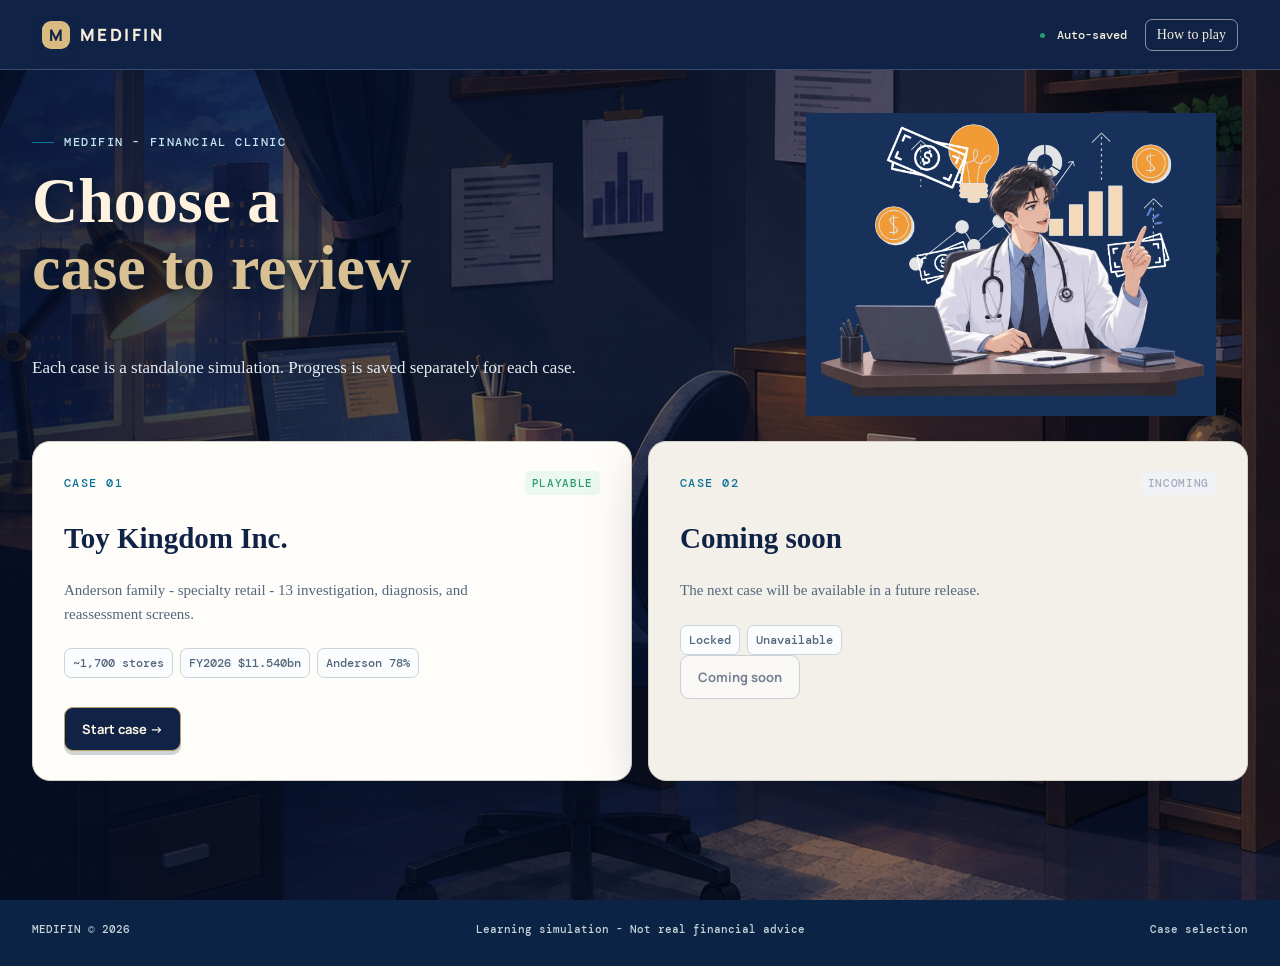
<file: index.html>
<!doctype html>
<html lang="en">
  <head>
    <meta charset="UTF-8" />
    <meta name="viewport" content="width=device-width, initial-scale=1.0" />
    <meta http-equiv="refresh" content="0; url=final.html" />
    <title>MEDIFIN - Financial Clinic</title>
  </head>
  <body>
    <p>Opening MEDIFIN...</p>
    <script>window.location.replace('final.html');</script>
  </body>
</html>
</file>
<file: styles.css>
@import url('https://fonts.googleapis.com/css2?family=DM+Mono:wght@400;500&family=DM+Sans:wght@400;500;600;700&family=Manrope:wght@500;600;700;800&display=swap');

:root { --ink:#17202f; --muted:#748096; --soft:#a4adbd; --line:#e5e9f1; --panel:#fff; --canvas:#f7f8fc; --navy:#1d2c50; --blue:#3b68e9; --blue-soft:#eef3ff; --lilac:#8770e8; --green:#2c9b72; --green-soft:#ebf8f2; --orange:#d8893c; --orange-soft:#fff5e8; --shadow:0 15px 45px rgba(27,39,69,.065); --radius:18px; }
* { box-sizing:border-box; }
html { scroll-behavior:smooth; }
body { margin:0; min-width:320px; color:var(--ink); background:var(--canvas); font-family:'DM Sans',Arial,sans-serif; font-size:18px; -webkit-font-smoothing:antialiased; }
button { font:inherit; }
button:focus-visible, a:focus-visible { outline:3px solid rgba(59,104,233,.35); outline-offset:3px; }
.hidden { display:none !important; }
.app-shell { min-height:100vh; overflow:hidden; }
.section-wrap { width:min(1240px,calc(100% - 64px)); margin-inline:auto; }
.topbar { height:70px; padding:0 42px; display:flex; align-items:center; justify-content:space-between; border-bottom:1px solid rgba(229,233,241,.85); background:rgba(255,255,255,.88); backdrop-filter:blur(14px); position:sticky; top:0; z-index:20; }
.brand { display:flex; align-items:center; gap:10px; color:var(--navy); text-decoration:none; font: 800 17px Manrope,sans-serif; letter-spacing:.14em; }
.brand-mark { width:28px; height:28px; display:grid; place-items:center; color:#fff; border-radius:9px; background:var(--navy); font: 800 16px Manrope; letter-spacing:0; box-shadow:0 5px 12px rgba(28,43,79,.22); }
.topbar-center { display:flex; align-items:center; gap:10px; color:var(--muted); font: 500 12px 'DM Mono',monospace; letter-spacing:.12em; }
.topbar-dot { width:6px; height:6px; background:var(--green); border-radius:50%; box-shadow:0 0 0 4px var(--green-soft); }
.topbar-slash { color:#cad0dc; }
.topbar-actions { display:flex; align-items:center; gap:18px; }
.save-status { color:var(--muted); font: 500 12px 'DM Mono',monospace; }
.save-status i { display:inline-block; width:5px; height:5px; margin-right:5px; border-radius:50%; background:var(--green); vertical-align:1px; }
.text-btn { border:0; padding:9px 0; color:var(--muted); background:transparent; cursor:pointer; font-size: 14px; }
.text-btn:hover { color:var(--blue); }
.menu-hero { padding:72px 0 42px; }
.menu-hero h1 { margin-top:18px; color:var(--navy); font: 800 clamp(38px,calc(5vw + 2px),64px)/1.04 Manrope,sans-serif; letter-spacing:-.06em; }
.menu-hero h1 em, .intake-card h1 em { color:var(--lilac); font-style:normal; }
.eyebrow { display:flex; align-items:center; gap:10px; color:var(--blue); font: 500 12px 'DM Mono',monospace; letter-spacing:.13em; text-transform:uppercase; }
.eyebrow-line { display:inline-block; width:22px; height:1px; background:var(--blue); }
.hero-lead { margin-top:18px; color:var(--muted); font-size: 17px; line-height:1.6; }
.case-menu { display:grid; grid-template-columns:repeat(2,minmax(0,1fr)); gap:16px; padding-bottom:80px; }
.case-menu-card { min-height:315px; padding:29px 31px; border:1px solid var(--line); border-radius:var(--radius); background:var(--panel); box-shadow:var(--shadow); }
.case-menu-card.incoming { background:#fbfcfe; }
.case-menu-top { display:flex; align-items:center; justify-content:space-between; gap:10px; }
.case-number { color:var(--blue); font: 500 12px 'DM Mono'; letter-spacing:.12em; }
.status-pill { border-radius:5px; padding:5px 7px; color:var(--green); background:var(--green-soft); font: 500 11px 'DM Mono'; letter-spacing:.06em; }
.status-pill.muted { color:var(--soft); background:#f0f2f6; }
.case-menu-card h2 { margin-top:27px; color:var(--navy); font: 800 29px Manrope; letter-spacing:-.045em; }
.case-menu-card p { max-width:470px; margin-top:9px; color:var(--muted); font-size: 15px; line-height:1.55; }
.case-facts { display:flex; flex-wrap:wrap; gap:7px; margin-top:22px; }
.case-facts span { border:1px solid var(--line); border-radius:7px; padding:6px 8px; color:var(--muted); background:#fbfcfe; font: 500 12px 'DM Mono'; }
.case-actions { display:flex; flex-wrap:wrap; gap:9px; margin-top:29px; }
.workspace { display:grid; grid-template-columns:minmax(0,1fr) 292px; gap:25px; align-items:start; padding-bottom:64px; }
.main-column { min-width:0; }
.side-column { display:grid; gap:14px; }
.stepper-card, .decision-card, .state-card { border:1px solid var(--line); border-radius:var(--radius); background:var(--panel); box-shadow:var(--shadow); }
.stepper-card { display:flex; align-items:center; gap:10px; min-height:72px; margin-bottom:14px; padding:0 22px; overflow-x:auto; }
.step { display:flex; align-items:center; gap:7px; color:var(--soft); font: 500 11px 'DM Mono'; white-space:nowrap; }
.step span { width:24px; height:24px; display:grid; place-items:center; border:1px solid #e0e5ef; border-radius:8px; }
.step b { font-weight:500; }
.step:not(:last-child)::after { content:''; width:18px; height:1px; margin-left:3px; background:#e6e9f0; }
.step.current { color:var(--blue); }.step.current span { color:#fff; border-color:var(--blue); background:var(--blue); }.step.done { color:var(--green); }.step.done span { color:var(--green); border-color:#b8e5d0; background:var(--green-soft); }
.decision-card { overflow:hidden; }
.decision-head { padding:31px 34px 25px; border-bottom:1px solid var(--line); }
.decision-kicker { display:flex; align-items:center; justify-content:space-between; gap:15px; }
.decision-number { color:var(--blue); font: 500 12px 'DM Mono'; letter-spacing:.12em; text-transform:uppercase; }
.count-chip { border:1px solid var(--line); border-radius:7px; padding:5px 8px; color:var(--muted); background:#fbfcfe; font: 500 12px 'DM Mono'; }
.decision-head h2 { margin-top:12px; color:var(--navy); font: 700 clamp(24px,calc(3vw + 2px),31px)/1.15 Manrope; letter-spacing:-.04em; }
.decision-head > p { max-width:720px; margin-top:11px; color:var(--muted); font-size: 15px; line-height:1.65; }
.options-wrap { padding:25px 34px 7px; }
.select-helper, .picker-head, .result-section-head { display:flex; align-items:center; justify-content:space-between; gap:12px; }
.select-helper { margin-bottom:13px; color:var(--muted); font: 500 12px 'DM Mono'; }.select-helper b, .picker-head > b { color:var(--navy); font-weight:500; }
.option-grid { display:grid; grid-template-columns:repeat(2,minmax(0,1fr)); gap:11px; }
.option-card { position:relative; display:flex; flex-direction:column; min-height:134px; padding:17px; border:1px solid var(--line); border-radius:13px; color:var(--ink); background:#fff; cursor:pointer; text-align:left; transition:border .18s,transform .18s,box-shadow .18s,background .18s; }
.option-card:hover { border-color:#bdcaf4; transform:translateY(-2px); box-shadow:0 8px 20px rgba(31,46,87,.07); }.option-card.selected { border-color:var(--blue); background:#f7f9ff; box-shadow:0 0 0 3px rgba(59,104,233,.09); }
.option-top { display:flex; align-items:center; justify-content:space-between; gap:10px; }.option-id { width:27px; height:27px; display:grid; place-items:center; border-radius:8px; color:var(--muted); background:#f0f2f6; font: 600 12px 'DM Mono'; }.selected .option-id { color:#fff; background:var(--blue); }.option-check { width:19px; height:19px; display:grid; place-items:center; border:1px solid #dce0e8; border-radius:50%; color:transparent; font-size: 13px; }.selected .option-check { color:#fff; border-color:var(--blue); background:var(--blue); }
.option-card h3 { margin-top:12px; color:var(--navy); font: 700 15px/1.35 Manrope; letter-spacing:-.015em; }.option-card p { margin-top:7px; color:var(--muted); font-size: 13.5px; line-height:1.5; }
.confirm-bar { display:flex; align-items:center; justify-content:space-between; gap:15px; margin-top:18px; padding:17px 34px; border-top:1px solid var(--line); background:#fcfcfe; }.confirm-copy { color:var(--muted); font-size: 13px; line-height:1.45; }.confirm-copy strong { display:block; margin-bottom:2px; color:var(--navy); font: 700 14px Manrope; }.confirm-copy span { display:block; }
.primary-btn, .secondary-btn { border-radius:9px; padding:12px 17px; cursor:pointer; font: 700 13px Manrope; }.primary-btn { border:0; color:#fff; background:var(--navy); transition:transform .18s,background .18s,opacity .18s; }.primary-btn:hover:not(:disabled) { background:#2e4477; transform:translateY(-1px); }.primary-btn:disabled { cursor:not-allowed; opacity:.38; }.secondary-btn { border:1px solid var(--line); color:var(--navy); background:#fff; }.secondary-btn:hover:not(:disabled) { border-color:#bdcaf4; }.secondary-btn:disabled { cursor:not-allowed; opacity:.55; }
.frame-note { margin:4px 34px 0; color:var(--muted); font-size: 13px; }.intake-card, .dialogue-card { padding:34px; }.intake-card h1 { margin-top:17px; color:var(--navy); font: 800 clamp(34px,calc(4vw + 2px),56px)/1.08 Manrope; letter-spacing:-.055em; }.intake-card > .hero-lead { max-width:680px; }.intake-facts { display:grid; grid-template-columns:repeat(4,1fr); gap:10px; margin-top:28px; }.intake-facts div, .facts-grid div { padding:13px; border:1px solid var(--line); border-radius:10px; background:#fbfcfe; }.intake-facts span, .facts-grid span, .known-figure span { display:block; color:var(--muted); font-size: 12px; }.intake-facts strong, .facts-grid strong { display:block; margin-top:7px; color:var(--navy); font: 700 14px Manrope; line-height:1.35; }.dialogue-card { background:#252e55; }.dialogue-card .eyebrow { color:#bac7ff; }.dialogue-card .eyebrow-line { background:#bac7ff; }.dialogue-card blockquote { max-width:740px; margin:29px 0 0; padding-left:18px; border-left:2px solid #8a74ea; color:#f3f5ff; font: 600 clamp(19px,calc(2.4vw + 2px),25px)/1.5 Manrope; }.dialogue-card blockquote + blockquote { margin-top:20px; color:#d6dcf3; font-size: 18px; }
.state-card { padding:19px; box-shadow:0 8px 30px rgba(27,39,69,.045); }.card-label { color:var(--soft); font: 500 11px 'DM Mono'; letter-spacing:.13em; }.client-mini { display:flex; align-items:center; gap:11px; margin-top:19px; }.client-avatar { width:38px; height:38px; display:grid; place-items:center; border:3px solid #fff; border-radius:13px; color:var(--navy); background:#e8ddff; font: 700 17px Manrope; box-shadow:0 3px 10px rgba(66,43,131,.1); }.client-mini strong, .client-mini span { display:block; }.client-mini strong { color:var(--navy); font: 700 14px Manrope; }.client-mini span { margin-top:2px; color:var(--muted); font-size: 13px; }.side-copy { margin-top:18px; color:var(--muted); font-size: 13px; line-height:1.5; }.known-figure { display:flex; align-items:center; justify-content:space-between; gap:10px; margin-top:15px; padding-top:13px; border-top:1px solid var(--line); }.known-figure strong { color:var(--navy); font: 700 15px Manrope; }.notebook-count { color:var(--soft); font: 500 11px 'DM Mono'; }.notebook-list { display:grid; gap:5px; margin-top:14px; max-height:310px; overflow:auto; }.notebook-item { display:flex; align-items:flex-start; gap:9px; width:100%; padding:9px 0; border:0; border-bottom:1px solid #f0f2f6; color:var(--ink); background:transparent; cursor:pointer; text-align:left; }.notebook-item:hover strong, .evidence-name:hover strong { color:var(--blue); }.notebook-dot { width:6px; height:6px; margin-top:5px; border-radius:50%; background:var(--blue); flex:0 0 6px; }.notebook-item strong, .notebook-item small { display:block; }.notebook-item strong { color:var(--navy); font: 700 12px Manrope; }.notebook-item small { margin-top:3px; color:var(--muted); font-size: 11px; line-height:1.35; }.ledger-empty { margin-top:16px; color:var(--soft); font-size: 12px; line-height:1.5; }.ledger-item { display:flex; gap:9px; margin-top:14px; color:var(--muted); font-size: 12px; line-height:1.4; }.ledger-item i { width:6px; height:6px; margin-top:4px; border-radius:50%; background:var(--blue); flex:0 0 6px; }.ledger-item strong { color:var(--navy); }
.statement-wrap { padding:25px 34px 7px; }.table-wrap { overflow:auto; }.table-wrap table { width:100%; min-width:540px; border-collapse:collapse; margin-bottom:22px; color:var(--muted); font-size: 13px; }.table-wrap caption { padding:0 0 10px; color:var(--navy); font: 700 14px Manrope; text-align:left; }.table-wrap th, .table-wrap td { padding:10px 8px; border-bottom:1px solid var(--line); text-align:right; }.table-wrap th:first-child, .table-wrap td:first-child { text-align:left; }.table-wrap thead th { color:var(--soft); font: 500 11px 'DM Mono'; letter-spacing:.06em; }.table-wrap tbody th { color:var(--navy); font-weight:600; }.facts-grid { display:grid; grid-template-columns:repeat(4,1fr); gap:9px; margin-bottom:12px; }
.answer-block { margin:5px 0 24px; padding:15px; border:1px solid var(--line); border-radius:11px; background:#fbfcfe; }.answer-block > .card-label { display:block; }.answer-block > div { margin-top:12px; padding-top:10px; border-top:1px solid var(--line); }.answer-block strong { color:var(--navy); font: 700 12px 'DM Mono'; }.answer-block p { margin-top:5px; color:var(--muted); font-size: 13px; line-height:1.5; }.answer-block.compact { margin:0 0 18px; }.answer-block.compact p { margin-top:9px; }
.evidence-picker { margin-top:18px; padding:18px; border:1px solid var(--line); border-radius:13px; background:#fbfcfe; }.picker-head h3 { margin-top:5px; color:var(--navy); font: 700 16px Manrope; }.picker-note { margin-top:10px; color:var(--muted); font-size: 13px; }.evidence-options { display:grid; gap:7px; margin-top:15px; }.evidence-row { display:flex; align-items:center; justify-content:space-between; gap:13px; padding:10px 11px; border:1px solid #e8ebf2; border-radius:9px; background:#fff; }.evidence-row.selected { border-color:var(--blue); background:#f7f9ff; }.evidence-name { min-width:0; flex:1; padding:0; border:0; color:var(--ink); background:transparent; cursor:pointer; text-align:left; }.evidence-name strong, .evidence-name small { display:block; }.evidence-name strong { color:var(--navy); font: 700 13px Manrope; }.evidence-name small { margin-top:3px; color:var(--muted); font-size: 11px; }.evidence-use { flex:0 0 auto; border:1px solid var(--line); border-radius:7px; padding:7px 8px; color:var(--navy); background:#fff; cursor:pointer; font-size: 12px; }.evidence-row.selected .evidence-use { color:#fff; border-color:var(--blue); background:var(--blue); }.empty-evidence { color:var(--muted); font-size: 13px; line-height:1.55; }.diagnosis-wrap { padding-top:25px; }.diagnosis-grid { margin-bottom:3px; }.reassess-section { margin-top:20px; }.reassess-section > .card-label { display:block; margin-bottom:11px; }
.timeline-wrap { padding:25px 34px 7px; }.timeline-tabs { display:flex; gap:7px; overflow:auto; padding-bottom:13px; }.timeline-tab { flex:0 0 auto; border:1px solid var(--line); border-radius:7px; padding:7px 9px; color:var(--soft); background:#fff; font: 500 11px 'DM Mono'; }.timeline-tab.current { color:var(--blue); border-color:#c7d2fa; background:var(--blue-soft); }.timeline-tab.done { color:var(--green); border-color:#c9eadb; background:var(--green-soft); }.event-card { min-height:170px; padding:23px; border:1px solid var(--line); border-radius:13px; background:#fbfcfe; }.event-card h3 { margin-top:11px; color:var(--navy); font: 700 22px Manrope; }.event-card p { max-width:670px; margin-top:10px; color:var(--muted); font-size: 15px; line-height:1.65; }.reassessment-wrap > .option-grid { margin-bottom:4px; }
.result-card { padding:32px 34px; }.result-hero { display:flex; align-items:flex-start; justify-content:space-between; gap:20px; }.result-hero h2 { margin-top:9px; color:var(--navy); font: 800 32px Manrope; letter-spacing:-.05em; }.result-hero p { max-width:560px; margin-top:10px; color:var(--muted); font-size: 15px; line-height:1.55; }.result-score { min-width:130px; padding:15px; border-radius:14px; color:#fff; background:var(--navy); text-align:center; }.result-score b { display:block; font: 800 33px Manrope; letter-spacing:-.06em; }.result-score span { font: 500 10px 'DM Mono'; opacity:.75; }.result-section { margin-top:28px; padding-top:21px; border-top:1px solid var(--line); }.result-section-head h3, .history-section h3 { color:var(--navy); font: 700 17px Manrope; }.result-section-head span { color:var(--muted); font: 500 11px 'DM Mono'; }.competency-grid { display:grid; grid-template-columns:repeat(3,1fr); gap:10px; margin-top:13px; }.competency { padding:13px; border:1px solid var(--line); border-radius:10px; }.competency span { display:block; min-height:27px; color:var(--muted); font-size: 12px; line-height:1.35; }.competency strong { display:block; margin-top:8px; color:var(--navy); font: 800 23px Manrope; }.competency i { display:block; height:4px; margin-top:8px; border-radius:5px; background:var(--blue); }.outcome-grid { display:grid; grid-template-columns:repeat(3,1fr); gap:10px; }.outcome-grid > div { padding:15px; border:1px solid var(--line); border-radius:11px; background:#fbfcfe; }.pillar-label { color:var(--muted); font: 500 11px 'DM Mono'; line-height:1.35; }.outcome-grid strong { display:block; margin-top:9px; color:var(--navy); font: 800 19px Manrope; }.outcome-grid p, .history-section p { margin-top:7px; color:var(--muted); font-size: 13px; line-height:1.55; }.history-section p + p { margin-top:8px; }.final-feedback { margin-top:28px; padding:20px; border:1px solid #dbe4fb; border-radius:13px; background:#f6f8ff; }.feedback-grid { display:grid; grid-template-columns:repeat(2,1fr); gap:12px; margin-top:15px; }.feedback-grid > div { padding-top:11px; border-top:1px solid #e0e6fa; }.feedback-grid span { color:var(--blue); font: 500 11px 'DM Mono'; letter-spacing:.1em; text-transform:uppercase; }.feedback-grid p { margin-top:6px; color:var(--muted); font-size: 13px; line-height:1.5; }.result-actions { display:flex; justify-content:flex-end; gap:9px; margin-top:23px; }
.footer { display:flex; justify-content:space-between; gap:20px; padding:0 0 30px; color:var(--soft); font: 500 11px 'DM Mono'; }.modal-backdrop { position:fixed; inset:0; z-index:40; display:grid; place-items:center; padding:20px; background:rgba(15,23,45,.35); }.evidence-modal { width:min(560px,100%); max-height:min(680px,calc(100vh - 40px)); overflow:auto; padding:25px; border-radius:15px; background:#fff; box-shadow:0 22px 80px rgba(15,23,45,.24); }.modal-head { display:flex; align-items:flex-start; justify-content:space-between; gap:18px; }.modal-head h2 { margin-top:8px; color:var(--navy); font: 800 24px Manrope; letter-spacing:-.035em; }.icon-close { width:30px; height:30px; border:1px solid var(--line); border-radius:8px; color:var(--muted); background:#fff; cursor:pointer; font-size: 23px; line-height:1; }.modal-meta { display:flex; flex-wrap:wrap; gap:7px; margin-top:20px; }.modal-meta span { border-radius:6px; padding:5px 7px; color:var(--muted); background:#f2f4f8; font: 500 11px 'DM Mono'; }.modal-text { margin-top:17px; color:var(--ink); font-size: 15px; line-height:1.65; }.modal-provenance { margin-top:14px; color:var(--muted); font-size: 12px; }.modal-actions { display:flex; justify-content:flex-end; margin-top:22px; }.toast { position:fixed; right:25px; bottom:25px; z-index:50; max-width:300px; transform:translateY(15px); opacity:0; pointer-events:none; padding:12px 15px; border:1px solid #dce4fb; border-radius:10px; color:var(--navy); background:#fff; box-shadow:var(--shadow); font-size: 13px; transition:opacity .2s,transform .2s; }.toast.show { transform:translateY(0); opacity:1; }
@media (max-width:930px) { .topbar { padding:0 24px; }.topbar-center { display:none; }.section-wrap { width:min(100% - 34px,700px); }.workspace { grid-template-columns:1fr; }.intake-facts { grid-template-columns:repeat(2,1fr); }.facts-grid { grid-template-columns:repeat(2,1fr); } }
@media (max-width:620px) { .section-wrap { width:calc(100% - 24px); }.topbar { height:60px; padding:0 14px; }.save-status { display:none; }.menu-hero { padding:45px 0 30px; }.case-menu { grid-template-columns:1fr; padding-bottom:50px; }.case-menu-card { min-height:0; padding:24px 21px; }.stepper-card { min-height:62px; padding:0 15px; }.step { font-size: 10px; }.step span { width:22px; height:22px; }.decision-head { padding:23px 18px 20px; }.options-wrap, .timeline-wrap, .statement-wrap { padding:19px 18px 2px; }.option-grid { grid-template-columns:1fr; }.option-card { min-height:120px; }.confirm-bar { align-items:stretch; flex-direction:column; padding:15px 18px; }.primary-btn, .secondary-btn { width:100%; }.frame-note { margin-inline:18px; }.intake-card, .dialogue-card { padding:24px 18px; }.intake-facts { grid-template-columns:1fr; }.dialogue-card blockquote { font-size: 19px; }.side-column { grid-template-columns:1fr; }.result-card { padding:24px 18px; }.result-hero { display:block; }.result-score { width:100%; margin-top:20px; }.competency-grid, .outcome-grid, .feedback-grid { grid-template-columns:1fr; }.result-actions { flex-direction:column; }.footer { flex-direction:column; gap:7px; padding-bottom:20px; }.evidence-row { align-items:flex-start; flex-direction:column; }.evidence-use { width:100%; }.evidence-modal { padding:20px; } }
</file>
<file: integrated.css>
/* Visual layer adapted from medifin-v3. The scoring engine never reads these classes. */
:root {
  --canvas: #0b2344;
  --navy: #102346;
  --blue: #0c79a4;
  --blue-soft: #e9f4fa;
  --lilac: #0a8eaf;
  --line: #c9d5da;
  --panel: #fffdf9;
  --ink: #18304a;
  --muted: #52677d;
  --shadow: 0 18px 55px rgba(0, 17, 38, .25);
}

body { font-family: 'Times New Roman', Georgia, serif; background: #0b2344; }
button, input { font-family: inherit; }
.app-shell { background: #0b2344; }
.topbar { background: #102346; border-bottom-color: rgba(215, 234, 242, .2); }
.brand, .topbar-center, .topbar .text-btn, .save-status { color: #f5ecd9; }
.brand-mark { background: #d9bb82; color: #102346; }
.footer { color: #c5d3d9; padding-top: 22px; }
.eyebrow, .card-label, .decision-number, .case-number { color: #0b7197; }
.hero-copy h1, .menu-hero h1, .decision-head h2, .option-card h3, .result-hero h2,
.result-section-head h3, .client-mini strong, .case-menu-card h2 { font-family: 'Times New Roman', Georgia, serif; letter-spacing: normal; }
.primary-btn { background: #102346; border: 1px solid #bd9e65; color: #fff7e7; box-shadow: 0 4px 0 rgba(4, 24, 50, .18); }
.primary-btn:hover { background: #214a75; }
.secondary-btn { border-color: #a8b9c8; color: #102346; }
.option-card { background: #fffdfa; border-color: #bdcbd0; }
.option-card:hover { border-color: #0c83a7; box-shadow: 0 10px 22px rgba(16, 35, 70, .08); }
.option-card.selected { background: #e8f3fa; border-color: #067a9e; box-shadow: inset 0 0 0 1px #067a9e; }
.decision-card, .state-card, .stepper-card { background: #fffdf9; box-shadow: var(--shadow); border-color: #cbdddf; }
.decision-card { overflow: hidden; }
.decision-head { background: linear-gradient(120deg, #fffdf9, #eaf4f5); border-bottom: 1px solid #d5e1de; }
.decision-head p, .option-card p, .side-copy, .frame-note, .hero-lead { line-height: 1.65; }
.integrated-game .section-wrap { width: min(1520px, calc(100% - 48px)); }
.stepper-card { display: flex; gap: 6px; min-width: 0; min-height: 90px; padding: 8px; overflow: hidden; }
.stepper-track { display: flex; flex: 1; align-items: center; gap: 9px; min-width: 0; height: 70px; padding: 4px 5px 10px; overflow-x: auto; overflow-y: hidden; scrollbar-width: thin; scrollbar-color: #6b92a6 #e9f2f4; scroll-snap-type: x proximity; overscroll-behavior-inline: contain; }
.stepper-track::-webkit-scrollbar { height: 8px; }.stepper-track::-webkit-scrollbar-thumb { border-radius: 8px; background: #6b92a6; }.stepper-track::-webkit-scrollbar-track { background: #e9f2f4; }
.stepper-track:focus-visible { outline: 2px solid #0c79a4; outline-offset: -2px; }
.stepper-arrow { flex: 0 0 35px; align-self: center; height: 42px; border: 1px solid #aec5d0; border-radius: 9px; background: #e9f4f8; color: #123f5e; cursor: pointer; font: 700 27px/1 Arial, 'Segoe UI', sans-serif; }
.stepper-arrow:disabled { opacity: .45; cursor: default; }.stepper-arrow:focus-visible { outline: 2px solid #0c79a4; }
.step { flex: 0 0 auto; gap: 8px; min-width: max-content; padding: 5px 9px; border-radius: 8px; color: #344b61; font: 600 16px/1.35 Arial, 'Segoe UI', sans-serif; scroll-snap-align: center; }
.step span { flex: 0 0 34px; width: 34px; height: 34px; border: 1px solid #9bb6c2; border-radius: 9px; color: #234760; background: #eef5f7; font: 700 15px Arial, 'Segoe UI', sans-serif; }
.step b { font-weight: 600; }.step:not(:last-child)::after { width: 14px; background: #adc5d0; }
.step.current { color: #064e70; background: #e5f3f8; font-weight: 700; }.step.current span { border-color: #0c7ea4; background: #0c7ea4; color: #fff; }
.step.done { color: #23624e; }.step.done span { border-color: #20856c; background: #e4f5ec; color: #185a46; }
.state-card .card-label { letter-spacing: .12em; }
.client-card { position: relative; display: flex; align-items: flex-end; justify-content: center; height: 260px; min-height: 260px; padding: 0; overflow: hidden; background: #fff; }
.client-pill { position: absolute; top: 13px; left: 50%; transform: translateX(-50%); z-index: 1; width: max-content; max-width: calc(100% - 24px); padding: 5px 18px; border-radius: 6px; background: #174273; color: #fff; font-size: 14px; font-weight: 700; text-align: center; }
.client-portrait { display: block; width: 100%; height: 84%; margin-top: auto; object-fit: contain; object-position: center bottom; }
.client-avatar { display: none; }
.notebook-card, .financial-card, .ledger-card { border-top: 4px solid #1a789e; }
.evidence-modal { background: #fffdf9; border: 2px solid #a5b9bd; }

.integrated-menu, .integrated-game { min-height: calc(100vh - 70px); position: relative; isolation: isolate; }
.integrated-menu::before, .integrated-game::before { content: ''; position: absolute; inset: 0; z-index: -1; background-size: cover; background-position: center top; }
.integrated-menu::before { background-image: linear-gradient(90deg, rgba(3, 13, 37, .85), rgba(4, 17, 37, .18)), url('asset/images/round1/counselor-office.png'); }
.integrated-menu .menu-hero { min-height: 345px; padding-top: 64px; padding-right: min(30vw, 370px); }
.integrated-menu .menu-hero h1 { color: #fff3e0; text-shadow: 0 3px 12px #08192e; }
.integrated-menu .menu-hero h1 em { color: #d9c093; }
.integrated-menu .menu-hero .eyebrow { color: #c2e6ef; }
.integrated-menu .menu-hero .hero-lead { color: #e4edf1; }
.integrated-menu .menu-hero::after { content: ''; display: block; position: absolute; width: min(33vw, 410px); height: 330px; right: 5vw; top: 16px; pointer-events: none; background: url('asset/images/round1/counselor-desk.png') center bottom / contain no-repeat; }
.case-menu-card { background: #fffdf9; border-color: #d3d0c5; box-shadow: var(--shadow); }
.case-menu-card.incoming { background: #f2f0e9; }

.integrated-game::before { background-image: linear-gradient(180deg, rgba(8, 30, 58, .7), #0b2344 520px), url('asset/images/round1/counselor-office.png'); }
.integrated-game.stage-0::before { background-image: linear-gradient(90deg, rgba(6, 23, 50, .78), rgba(6, 23, 50, .95)), url('asset/images/round1/client-intake.png'); }
.integrated-game.stage-1::before { background-image: linear-gradient(90deg, rgba(3, 14, 34, .68), rgba(3, 14, 34, .56)), url('asset/images/round1/boardroom.png'); }
.integrated-game.stage-2::before, .integrated-game.stage-3::before, .integrated-game.stage-4::before,
.integrated-game.stage-5::before { background-image: linear-gradient(180deg, rgba(5, 22, 49, .62), #0b2344 600px), url('asset/images/round1/counselor-office.png'); }
.integrated-game.stage-6::before, .integrated-game.stage-7::before, .integrated-game.stage-8::before,
.integrated-game.stage-9::before, .integrated-game.stage-10::before, .integrated-game.stage-11::before,
.integrated-game.stage-12::before { background-image: radial-gradient(circle at 60% 5%, #166b91, #102346 47%, #07182b); }
.game-hero { padding-top: 38px; padding-bottom: 27px; }
.game-hero { display: flex; align-items: center; justify-content: space-between; gap: 28px; }
.game-hero .hero-copy { min-width: 0; flex: 1; }
.game-hero .hero-meta { width: 255px; flex: none; padding: 15px; border-radius: 12px; }
.game-hero .hero-meta .text-btn { display: block; margin-top: 9px; }
.game-hero h1 { color: #fff5e8; text-shadow: 0 2px 12px #071d38; }
.game-hero .eyebrow, .game-hero .hero-lead { color: #dcebf0; }
.game-hero .hero-meta { background: rgba(255, 253, 247, .94); border: 1px solid #b8cbcf; }
.workspace { padding-bottom: 65px; }
.stage-2 .workspace, .stage-3 .workspace, .stage-4 .workspace, .stage-5 .workspace,
.stage-6 .workspace, .stage-7 .workspace, .stage-8 .workspace, .stage-9 .workspace,
.stage-10 .workspace, .stage-11 .workspace { grid-template-columns: 280px minmax(0, 1fr); gap: 24px; }
.stage-2 .workspace .side-column, .stage-3 .workspace .side-column, .stage-4 .workspace .side-column,
.stage-5 .workspace .side-column, .stage-6 .workspace .side-column, .stage-7 .workspace .side-column,
.stage-8 .workspace .side-column, .stage-9 .workspace .side-column, .stage-10 .workspace .side-column,
.stage-11 .workspace .side-column { grid-column: 1; grid-row: 1; }
.stage-2 .workspace .main-column, .stage-3 .workspace .main-column, .stage-4 .workspace .main-column,
.stage-5 .workspace .main-column, .stage-6 .workspace .main-column, .stage-7 .workspace .main-column,
.stage-8 .workspace .main-column, .stage-9 .workspace .main-column, .stage-10 .workspace .main-column,
.stage-11 .workspace .main-column { grid-column: 2; grid-row: 1; min-width: 0; }
.stage-2 .game-hero h1, .stage-3 .game-hero h1, .stage-6 .game-hero h1 { font-size: clamp(32px, calc(3.5vw + 2px), 46px); font-weight: 400; }
.stage-2 .dossier-grid { grid-template-columns: repeat(2, minmax(0, 1fr)); gap: 14px 18px; }
.stage-2 .dossier-grid .option-card { min-height: 115px; padding: 19px 21px; border-radius: 10px; }
.stage-2 .dossier-grid .option-card h3 { font-size: 16px; font-weight: 400; }
.stage-2 .dossier-grid .option-card p { font-size: 12px; line-height: 1.35; }
.integrated-game.stage-0 .intake-card { background: #fff9e9; border: 3px solid #bfa678; box-shadow: 0 24px 60px rgba(0, 0, 0, .36); }
.integrated-game.stage-0 .intake-card h1 { font-family: 'Times New Roman', Georgia, serif; color: #122d4d; }
.integrated-game.stage-1 .dialogue-card { background: rgba(255, 250, 237, .96); border: 2px solid #bca882; }
.integrated-game.stage-1 .dialogue-card .eyebrow { color: #175877; }
.integrated-game.stage-1 .dialogue-card .eyebrow-line { background: #175877; }
.integrated-game.stage-1 .dialogue-card blockquote,
.integrated-game.stage-1 .dialogue-card blockquote + blockquote { color: #18304a; border-left-color: #0c79a4; font-family: 'Times New Roman', Georgia, serif; }
.stage-11 .decision-head::after { display: none; }
.stage-10 .event-card { background: #eaf5f7; border-color: #8fb9c8; }
.stage-12 .result-card { background: #fffdf9; }
.stage-12 .workspace { display: block; }
.stage-12 .workspace .main-column { width: 100%; }
.result-score { background: #f9fcfc; }

@media (max-width: 930px) {
  .integrated-menu .menu-hero { padding-right: 0; }
  .integrated-menu .menu-hero::after { opacity: .33; right: 0; }
  .game-hero .hero-meta { width: 210px; }
  .stage-2 .workspace, .stage-3 .workspace, .stage-4 .workspace, .stage-5 .workspace,
  .stage-6 .workspace, .stage-7 .workspace, .stage-8 .workspace, .stage-9 .workspace,
  .stage-10 .workspace, .stage-11 .workspace { grid-template-columns: 1fr; }
  .stage-2 .workspace .main-column, .stage-3 .workspace .main-column, .stage-4 .workspace .main-column,
  .stage-5 .workspace .main-column, .stage-6 .workspace .main-column, .stage-7 .workspace .main-column,
  .stage-8 .workspace .main-column, .stage-9 .workspace .main-column, .stage-10 .workspace .main-column,
  .stage-11 .workspace .main-column { grid-column: 1; grid-row: 1; }
  .stage-2 .workspace .side-column, .stage-3 .workspace .side-column, .stage-4 .workspace .side-column,
  .stage-5 .workspace .side-column, .stage-6 .workspace .side-column, .stage-7 .workspace .side-column,
  .stage-8 .workspace .side-column, .stage-9 .workspace .side-column, .stage-10 .workspace .side-column,
  .stage-11 .workspace .side-column { grid-column: 1; grid-row: 2; }
}
@media (max-width: 620px) {
  .integrated-menu .menu-hero { min-height: 290px; }
  .integrated-menu .menu-hero::after { width: 180px; height: 190px; top: 85px; opacity: .25; }
  .game-hero { padding-top: 25px; }
  .game-hero { display: block; }
  .game-hero .hero-meta { width: 100%; margin-top: 19px; }
  .stage-6 .decision-head, .stage-11 .decision-head { padding-right: 18px; }
  .stage-6 .decision-head::after, .stage-11 .decision-head::after { display: none; }
  .stage-2 .dossier-grid { grid-template-columns: 1fr; }
  .option-card h3 { font-size: 18px; }
  .option-card p, .stage-2 .dossier-grid .option-card p { font-size: 14px; line-height: 1.5; }
  .card-label, .decision-number { font-size: 12px; }
  .decision-head p, .frame-note, .side-copy { font-size: 14px; }
}

/* Readable questions and choices use the same serif face as the game. */
.option-grid { gap: 15px; }
.option-card { min-width: 0; padding: 20px; }
.option-card h3, .option-card p { overflow-wrap: anywhere; }
.decision-head > p { max-width: 960px; }
.option-top { justify-content: flex-end; }
.option-card h3 { margin-top: 8px; font: 700 18px/1.4 'Times New Roman', Georgia, serif; }
.option-card p { color: #344c62; font: 400 16px/1.55 'Times New Roman', Georgia, serif; }
.structured-choice { margin-top: 26px; }
.structured-panel { margin-top: 28px; padding: 18px; border: 1px solid #c9d5da; border-radius: 12px; background: #f8fbfb; }
.structured-panel > .card-label { font: 700 16px/1.4 'Times New Roman', Georgia, serif; letter-spacing: 0; }
.choice-question { margin: 0; color: #102346; font: 700 22px/1.35 'Times New Roman', Georgia, serif; }
.choice-hint { margin: 5px 0 14px; color: #3b5269; font: 400 16px/1.5 'Times New Roman', Georgia, serif; }
.compact-grid .option-card { min-height: 140px; }
.compact-grid .option-card h3 { overflow-wrap: anywhere; }
.stage-2 .dossier-grid .option-card h3 { font-size: 18px; font-weight: 700; }
.stage-2 .dossier-grid .option-card p { font-size: 16px; line-height: 1.5; }
.option-card:focus-visible, .rules-trigger:focus-visible, .icon-close:focus-visible, .result-history summary:focus-visible { outline: 3px solid #0c79a4; outline-offset: 3px; }
.option-card:disabled { color: #40536a; background: #edf0f1; }
.answer-block { font-family: Arial, 'Segoe UI', sans-serif; }
.answer-block > .card-label { color: #075f83; font: 600 15px/1.4 Arial, 'Segoe UI', sans-serif; letter-spacing: .035em; }
.answer-block strong, .answer-block p, .answer-block.compact p { color: #283f58; font: 400 16px/1.6 Arial, 'Segoe UI', sans-serif; letter-spacing: normal; overflow-wrap: anywhere; }
.answer-block strong { font-weight: 700; }.answer-block p { margin-top: 8px; }

/* The original medifin-v3 result places the doctor beside a circular score. */
.result-overview { display: grid; grid-template-columns: minmax(0, .9fr) minmax(0, 1.1fr); align-items: center; gap: 32px; padding: 26px; border-radius: 16px; background: linear-gradient(120deg, #edf8f8, #fffdf9); }
.result-doctor { display: flex; flex-direction: column; align-items: center; justify-content: flex-end; min-width: 0; text-align: center; }
.result-doctor > span { color: #426c82; font-size: 14px; font-weight: 700; letter-spacing: .06em; }
.result-doctor h2 { margin: 8px 0; color: #123f5e; font: 700 clamp(25px, calc(2.6vw + 2px), 36px)/1.15 'Times New Roman', Georgia, serif; }
.result-doctor img { display: block; width: min(260px, 90%); height: 230px; margin-top: 8px; object-fit: contain; object-position: center bottom; }
.result-main-score { display: flex; flex-direction: column; align-items: center; text-align: center; }
.result-main-score > span { color: #42667b; font-size: 18px; font-weight: 700; }
.result-main-score .result-score { display: flex; flex-direction: column; align-items: center; justify-content: center; width: 170px; height: 170px; min-width: 0; margin: 16px 0; border: 8px solid #0b789e; border-radius: 50%; box-shadow: 0 10px 28px rgba(6,88,128,.16), inset 0 0 0 5px #d8edf3; color: #075d85; }
.result-main-score .result-score b { font: 700 58px/1 'Times New Roman', Georgia, serif; }
.result-main-score .result-score small { font-size: 15px; }
.result-main-score > p { max-width: 460px; color: #344c62; font-size: 17px; line-height: 1.55; }
.overall-case { display: flex; flex-wrap: wrap; align-items: baseline; justify-content: center; gap: 7px; width: 100%; margin-top: 20px; padding: 13px; border: 1px solid #bad6df; border-radius: 10px; background: #fff; color: #123f5e; }
.overall-case strong { font-size: 24px; }.overall-case small { flex: 0 0 100%; color: #45637a; font-size: 14px; }
.result-section-head h3, .history-section h3 { font-family: 'Times New Roman', Georgia, serif; font-size: 22px; }
.outcome-grid { grid-template-columns: repeat(2, minmax(0, 1fr)); }
.outcome-grid > div, .competency { background: #fbfdfd; }
.outcome-grid strong { font: 700 21px/1.3 'Times New Roman', Georgia, serif; }
.outcome-grid p, .feedback-grid p, .history-section p { font-size: 16px; }
.competency span { font-size: 15px; }.competency strong { font-size: 26px; }
.result-history { margin-top: 25px; border-top: 1px solid #c9d5da; }.result-history summary { padding: 18px 0; color: #0c6388; cursor: pointer; font-size: 18px; font-weight: 700; }.result-history .result-section { margin-top: 0; padding-top: 0; border-top: 0; }

.rules-trigger { border: 1px solid rgba(255,247,231,.5); border-radius: 7px; padding: 7px 11px; white-space: nowrap; }
.rules-trigger:hover { background: rgba(255,255,255,.12); }
.rules-modal { width: min(600px, 100%); max-height: min(720px, calc(100dvh - 32px)); overflow: auto; padding: 24px; border: 2px solid #a5b9bd; border-radius: 15px; background: #fffdf9; box-shadow: 0 22px 80px rgba(15,23,45,.28); }
.rules-modal h2 { margin-top: 6px; color: #102346; font: 700 30px 'Times New Roman', Georgia, serif; }
.rules-content { margin-top: 20px; }.rules-content section { padding: 14px 0; border-top: 1px solid #d5e1de; }.rules-content h3 { color: #102346; font: 700 21px/1.3 'Times New Roman', Georgia, serif; }.rules-content p { margin-top: 7px; color: #344c62; font: 400 17px/1.6 'Times New Roman', Georgia, serif; }

@media (max-width: 620px) {
  .integrated-game .section-wrap { width: calc(100% - 24px); }
  .stepper-card { min-height: 84px; padding: 7px; }.stepper-track { height: 65px; }
  .step { font-size: 15px; }.step span { flex-basis: 32px; width: 32px; height: 32px; font-size: 14px; }
  .stepper-arrow { flex-basis: 32px; width: 32px; height: 38px; }
  .topbar-actions { gap: 7px; }.rules-trigger { padding: 6px 8px; }
  .choice-question { font-size: 20px; }.choice-hint { font-size: 16px; }
  .result-overview { grid-template-columns: 1fr; gap: 15px; padding: 17px; }
  .result-doctor img { height: 185px; }.outcome-grid { grid-template-columns: 1fr; }
  .competency-grid { grid-template-columns: 1fr 1fr; }
  .client-card { height: 230px; min-height: 230px; }
  .rules-modal { padding: 18px; }
}
@media (min-width: 621px) and (max-width: 930px) {
  .integrated-game .section-wrap { width: calc(100% - 34px); }
}
@media (min-width: 621px) and (max-width: 780px) {
  .option-grid { grid-template-columns: 1fr; }
}

/* Narrative scenes between engine screens. */
.integrated-story { min-height: calc(100dvh - 70px); display: grid; place-items: center; padding: 22px; background: #081b33; }
.story-scene { position: relative; width: min(1440px, 100%); min-height: min(790px, calc(100dvh - 115px)); overflow: hidden; border: 1px solid #40627b; box-shadow: 0 24px 65px #020b1a; }
.story-image-scene { width: min(1440px, 100%); overflow: auto; border: 1px solid #40627b; box-shadow: 0 24px 65px #020b1a; background: #07182b; }
.story-image-frame { position: relative; width: 100%; aspect-ratio: 16 / 9; }
.story-image-frame > img { display: block; width: 100%; height: 100%; object-fit: contain; }
.story-next-hotspot { position: absolute; left: 84.1%; top: 87.8%; width: 11.5%; height: 7%; padding: 0; border: 0; border-radius: 14px; background: transparent; cursor: pointer; }
.story-next-hotspot:focus-visible { outline: 4px solid #36d2ff; outline-offset: 2px; background: #36d2ff22; }
.story-before-round-5-standard .story-next-hotspot { top: 87.2%; }
.story-before-round-5-governance .story-next-hotspot { top: 89.2%; }
@media (max-width: 760px) { .story-image-frame { min-width: 960px; } }
.story-primary { min-height: 54px; padding: 10px 28px; border: 1px solid #d7dfeb; border-radius: 18px; background: #193861; color: white; font: 600 24px/1.2 Georgia, serif; cursor: pointer; }
.story-primary:hover { background: #285386; }.story-primary:focus-visible, .inbox-message:focus-visible, .doc-tab:focus-visible, .envelope-open:focus-visible, .doc-letter-zoom:focus-visible { outline: 4px solid #23c5ef; outline-offset: 3px; }
.story-check { display: grid; grid-template-columns: 1fr 1fr; background: url('asset/images/round1/counselor-office.png') left center / cover no-repeat; }
.story-check-left { position: relative; min-height: 700px; }.story-check-left img { position: absolute; bottom: -4%; left: 8%; height: 97%; width: 82%; object-fit: contain; object-position: bottom center; }
.story-check-right { position: relative; display: flex; flex-direction: column; align-items: center; justify-content: flex-end; gap: 5px; padding: 30px 7% 13%; isolation: isolate; }
.story-watercolor { position: absolute; z-index: -1; inset: -5% -5% -5% -18%; width: 123%; height: 110%; object-fit: fill; }.story-notification { display: block; width: min(92%, 590px); height: auto; max-height: 68%; object-fit: contain; }
.story-check .story-primary { width: min(360px, 80%); }
.story-inbox { display: flex; flex-direction: column; align-items: center; justify-content: center; gap: 16px; background: linear-gradient(#15274855,#15274899), url('asset/images/round1/counselor-office.png') center / cover no-repeat; }
.story-inbox > p { margin: 0 15px 16px; padding: 8px 17px; border-radius: 8px; background: #0c244bdc; color: white; text-align: center; font: 600 18px/1.35 Arial, sans-serif; }
.inbox-phone { position: relative; width: min(370px, 79vw); min-height: 620px; padding: 76px 18px 40px; border: 10px solid #12447c; border-radius: 50px; background: linear-gradient(148deg,#8ee8ed,#227bdf 52%,#163c93); box-shadow: 0 25px 45px #0008, inset 0 0 0 3px #75c6ff; transform: rotate(-3deg); }
.inbox-speaker { position: absolute; top: 24px; left: 50%; width: 90px; height: 10px; border-radius: 10px; background: #123968; transform: translateX(-50%); }.inbox-list { display: grid; gap: 18px; }
.inbox-message, .inbox-placeholder { display: flex; align-items: center; gap: 12px; min-height: 106px; width: 100%; padding: 12px; border: 1px solid #d9e9fa; border-radius: 20px; background: #f7fbff; color: #142947; text-align: left; box-shadow: 0 5px 12px #11345855; }
.inbox-message { cursor: pointer; }.inbox-message:hover { background: white; transform: translateY(-2px); }.inbox-message img { width: 72px; height: 76px; flex: 0 0 72px; object-fit: contain; object-position: center bottom; }.inbox-message > span { display: grid; gap: 3px; }.inbox-message strong { font: 700 17px Georgia,serif; }.inbox-message small { font: 13px Arial,sans-serif; }.inbox-message span span { font: 14px/1.35 Arial,sans-serif; }
.inbox-placeholder { color: #50657f; opacity: .75; }.inbox-avatar { width: 54px; height: 54px; border-radius: 50%; background: #bed7f1; }.inbox-placeholder > span:last-child { font: 14px Arial,sans-serif; }
.doc-scene { display: grid; grid-template-columns: 170px 1fr; background: #072d4b; }.doc-scene-nav { z-index: 1; display: grid; align-content: start; gap: 9px; padding: 25px 15px; background: #064067; }.doc-tab { padding: 10px; border: 1px solid #65a6ca; border-radius: 7px; background: #0c4b78; color: white; text-align: left; cursor: pointer; }.doc-tab:disabled { opacity: .46; cursor: not-allowed; }
.doc-intro-main, .doc-envelope-main, .doc-letter-main { position: relative; min-width: 0; min-height: 700px; }.doc-intro-main { background: url('asset/images/round2/doc-g-office.png') center / cover no-repeat; }.doc-intro-main > img { position: absolute; left: 1%; bottom: 0; height: 92%; width: 53%; object-fit: contain; object-position: bottom left; }.doc-intro-copy { position: absolute; top: 15%; right: 5%; width: min(43%, 470px); padding: 22px; border: 2px solid #9f8769; border-radius: 13px; background: #f8edd6f5; color: #1b304b; box-shadow: 0 15px 28px #061d33aa; }.doc-intro-copy span { font: 700 14px Arial,sans-serif; letter-spacing: .08em; }.doc-intro-copy p { font: 19px/1.5 Georgia,serif; }.doc-intro-copy .story-primary { font-size: 20px; }
.doc-envelope-main { display: flex; flex-direction: column; align-items: center; justify-content: center; padding: 20px; background: url('asset/images/round2/doc-g-office.png') center / cover no-repeat; }.envelope-open { display: block; width: min(820px, 85%); border: 0; padding: 0; background: transparent; cursor: pointer; }.envelope-open img { display: block; width: 100%; height: auto; object-fit: contain; }.doc-envelope-main p { margin: 16px 0; padding: 9px 18px; border-radius: 8px; background: #102e50de; color: white; font-size: 18px; }
.doc-letter-main { display: flex; flex-direction: column; align-items: center; gap: 12px; padding: 25px; background: url('asset/images/round2/doc-g-office.png') center / cover no-repeat; }.doc-letter-main h2 { max-width: 90%; margin: 0; padding: 8px 16px; border-radius: 8px; background: #f7efe5; color: #142843; text-align: center; font: 700 24px Georgia,serif; }.doc-letter-zoom { width: min(440px, 74%); max-height: 560px; padding: 0; overflow: auto; border: 0; background: none; cursor: zoom-in; }.doc-letter-zoom img { display: block; width: 100%; height: auto; }.doc-letter-zoom.zoomed { width: min(850px, 95%); max-height: 68vh; cursor: zoom-out; }.doc-letter-main p { margin: 0; padding: 5px 12px; border-radius: 5px; background: #f7efe5; color: #142843; text-align: center; }.doc-letter-main .story-primary { font-size: 20px; }

/* Follow-up illustration and choice layout. */
.reassessment-panel { padding: 26px; border-radius: 18px; background: #fff; }.reassessment-intro span { color: #3158a2; font-size: 15px; letter-spacing: .1em; }.reassessment-intro h3 { margin: 5px 0 16px; color: #172d52; font: 700 28px Georgia,serif; }.reassessment-layout { display: grid; grid-template-columns: minmax(180px, .42fr) minmax(0, 1fr); gap: 24px; }.reassessment-doctor { width: 100%; max-height: 425px; object-fit: contain; object-position: top center; align-self: start; }.reassessment-choices .option-grid { grid-template-columns: 1fr; gap: 10px; }.reassessment-choices .option-card { min-height: 72px; padding: 14px 17px; border-radius: 18px; }.reassessment-choices .option-card h3 { margin: 0; font-size: 18px; }.reassessment-choices .option-card p { margin: 5px 0 0; font-size: 15px; line-height: 1.35; }.reassessment-note { margin: 18px 0 0; color: #344b68; font-size: 16px; }

/* Conclusion uses the engine's scores and saved choices. */
.conclusion-wrap { padding: 30px 0 70px; }.conclusion { max-width: 1050px; margin: auto; color: #182e4f; }.conclusion-heading { color: white; }.conclusion-heading span { font: 700 16px Arial,sans-serif; letter-spacing: .09em; }.conclusion-heading h2 { margin: 4px 0; font: 700 clamp(34px,4vw,54px) Georgia,serif; }.conclusion-heading p { margin: 0 0 18px; font-size: 18px; }.conclusion .stepper-card { margin-bottom: 16px; }.conclusion-complete, .conclusion-body { border: 1px solid #a8cde1; border-radius: 13px; background: #eaf5fc; padding: 22px; }.conclusion-complete { margin-bottom: 24px; }.conclusion-label { padding-bottom: 13px; color: #173b6a; font: 700 15px Arial,sans-serif; letter-spacing: .1em; border-bottom: 1px solid #517ba8; }.conclusion-hero { display: grid; grid-template-columns: 1fr 250px; align-items: center; gap: 24px; margin-top: 15px; padding: 25px; border-radius: 10px; background: #19345d; color: white; }.conclusion-hero > div:first-child { position: relative; min-height: 190px; padding-left: 155px; }.conclusion-hero span { font-size: 15px; }.conclusion-hero h3 { margin: 8px 0; font: 700 26px Georgia,serif; }.conclusion-hero img { position: absolute; left: 0; bottom: -25px; width: 145px; height: 175px; object-fit: contain; object-position: bottom center; }.conclusion-score { display: grid; justify-items: center; gap: 3px; padding: 15px; border-radius: 10px; background: white; color: #153251; }.conclusion-score strong { font: 700 58px Georgia,serif; }.conclusion-score small { font-size: 14px; }.conclusion-outcomes { display: grid; grid-template-columns: 1fr 1fr; gap: 18px; }.conclusion-outcomes section, .conclusion-profile, .conclusion-reality, .conclusion-feedback { padding: 20px; border: 1px solid #acd1e8; border-radius: 12px; background: #f8fcff; }.conclusion-outcomes h3, .conclusion-profile h3, .conclusion-reality h3, .conclusion-feedback h3 { margin: 0 0 10px; color: #173967; font-size: 22px; }.conclusion-outcomes strong { display: inline-block; margin-right: 15px; color: #092c59; font: 700 29px Georgia,serif; }.conclusion-outcomes p { margin: 11px 0 0; line-height: 1.5; }.conclusion-reputation { margin: 20px 0; padding: 18px; border-radius: 12px; background: #11548f; color: white; }.conclusion-reputation > div:first-child { display: flex; justify-content: space-between; gap: 15px; margin-bottom: 10px; }.reputation-track { height: 13px; border-radius: 13px; background: #d4e9f9; }.reputation-track i { display: block; height: 100%; border-radius: inherit; background: #3cd3ee; }.conclusion-profile dl { display: grid; grid-template-columns: 1fr 1fr; gap: 10px 20px; }.conclusion-profile dl div { display: grid; grid-template-columns: minmax(130px, .6fr) 1fr; gap: 10px; padding: 7px 0; border-bottom: 1px solid #cbdfea; }.conclusion-profile dt { color: #476079; }.conclusion-profile dd { margin: 0; font-weight: 700; overflow-wrap: anywhere; }.conclusion-process { display: flex; flex-wrap: wrap; gap: 20px; margin-top: 16px; }.conclusion-reality, .conclusion-feedback { margin-top: 20px; }.conclusion-reality p, .conclusion-feedback p { line-height: 1.6; }.conclusion .result-actions { margin-top: 25px; }
@media (max-width: 760px) { .integrated-story { padding: 10px; }.story-scene { min-height: calc(100dvh - 105px); }.story-check { grid-template-columns: 1fr; grid-template-rows: 46vh auto; }.story-check-left { min-height: 0; }.story-check-left img { height: 118%; left: 5%; width: 60%; }.story-check-right { min-height: 350px; padding: 15px 5% 20px; }.story-watercolor { inset: -15% -5%; width: 110%; height: 130%; }.story-notification { width: min(410px, 76%); max-height: 240px; }.story-inbox { min-height: 720px; }.inbox-phone { min-height: 580px; }.doc-scene { grid-template-columns: 1fr; }.doc-scene-nav { display: flex; overflow-x: auto; padding: 8px; }.doc-tab { white-space: nowrap; }.doc-intro-main, .doc-envelope-main, .doc-letter-main { min-height: 650px; }.doc-intro-main > img { width: 75%; height: 58%; }.doc-intro-copy { top: 4%; right: 4%; width: 92%; padding: 14px; }.doc-intro-copy p { font-size: 16px; }.doc-letter-zoom { max-height: 400px; }.reassessment-layout { grid-template-columns: 1fr; }.reassessment-doctor { max-height: 280px; }.reassessment-panel { padding: 18px; }.conclusion-hero { grid-template-columns: 1fr; }.conclusion-outcomes, .conclusion-profile dl { grid-template-columns: 1fr; } }

/* Final scene refinements: keep artwork seamless and Vietnamese copy legible. */
.sr-only { position: absolute; width: 1px; height: 1px; padding: 0; margin: -1px; overflow: hidden; clip: rect(0,0,0,0); white-space: nowrap; border: 0; }
.doc-intro-main { background: #13263f; }.doc-intro-main > img { inset: 0; width: 100%; height: 100%; object-fit: cover; object-position: center; }
.doc-intro-copy { z-index: 1; font-family: Arial, 'Segoe UI', sans-serif; }.doc-intro-copy p { font-family: Arial, 'Segoe UI', sans-serif; }
.doc-envelope-main { background: url('asset/images/round2/doc-g-envelope.png') center / cover no-repeat; }.envelope-open { position: absolute; left: 24%; top: 29%; width: 52%; height: 48%; border-radius: 15px; }.doc-envelope-main > p { position: absolute; bottom: 105px; }.doc-envelope-main > .story-primary { position: absolute; bottom: 30px; }
.story-primary, .doc-letter-main h2, .doc-letter-main p { font-family: Arial, 'Segoe UI', sans-serif; }
.conclusion { font-family: Arial, 'Segoe UI', sans-serif; }.conclusion-heading h2, .conclusion-hero h3 { font-family: Arial, 'Segoe UI', sans-serif; }
.conclusion-outcomes strong, .conclusion-score strong { font-family: Arial, 'Segoe UI', sans-serif; }
.doc-letter-zoom.zoomed { position: fixed; z-index: 100; inset: 4vh 4vw; width: 92vw; max-width: none; height: 92vh; max-height: none; overflow: auto; border: 3px solid #d6c7aa; border-radius: 10px; background: #ddd1bc; box-shadow: 0 0 0 100vmax #081827e8; }
.doc-letter-zoom.zoomed img { width: 900px; max-width: none; margin: 0 auto; }

.dossier-review-tabs { display:flex; flex-wrap:wrap; gap:8px; margin-top:20px; }.dossier-review-tabs button { border:1px solid var(--line); border-radius:8px; padding:9px 12px; color:var(--navy); background:#fff; cursor:pointer; font:600 13px Manrope,sans-serif; }.dossier-review-tabs button.active { border-color:var(--blue); color:#fff; background:var(--blue); }.dossier-review-tabs button:focus-visible { outline:3px solid #23c5ef; outline-offset:2px; }
.evidence-modal.dossier-review-modal { width:min(920px,100%); max-height:calc(100dvh - 40px); padding:clamp(20px,3vw,34px); }
.dossier-review-modal .modal-head h2 { font-size:clamp(26px,3vw,34px); }
.dossier-review-modal .modal-text { font-size:18px; line-height:1.75; }
.dossier-review-modal .modal-text p { margin:0 0 1em; }
.dossier-review-modal .modal-meta span { font-size:13px; }
.dossier-review-modal .dossier-review-tabs button { padding:11px 16px; font-size:16px; }
@media (max-width:620px) { .evidence-modal.dossier-review-modal { max-height:calc(100dvh - 24px); padding:18px; }.dossier-review-modal .modal-text { font-size:17px; line-height:1.65; } }
@media (max-width: 760px) { .doc-intro-main > img { width: 100%; height: 100%; }.doc-intro-copy { top: auto; bottom: 15px; right: 4%; width: 92%; }.doc-envelope-main > p { bottom: 96px; }.conclusion-hero > div:first-child { padding-left: 110px; }.conclusion-hero img { width: 100px; height: 155px; }.conclusion-profile dl div { grid-template-columns: minmax(105px,.65fr) 1fr; } }
</file>
